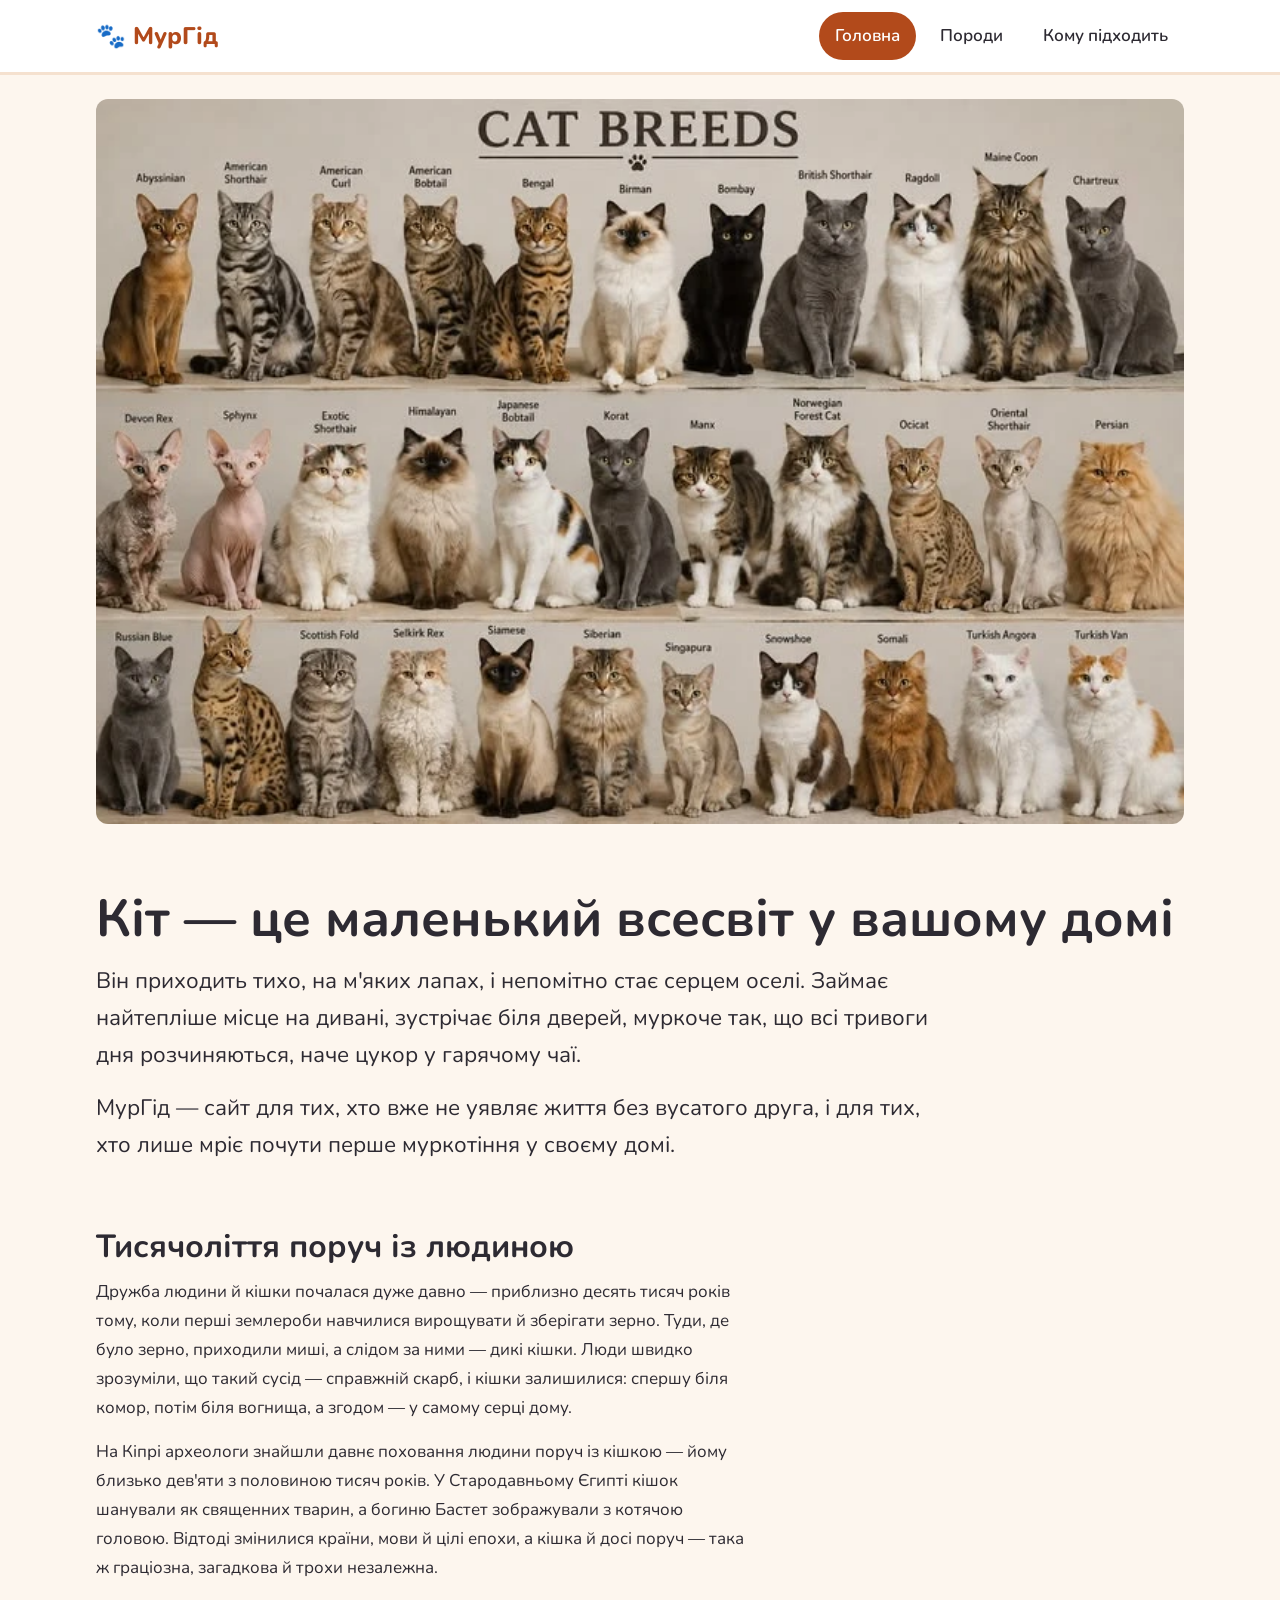
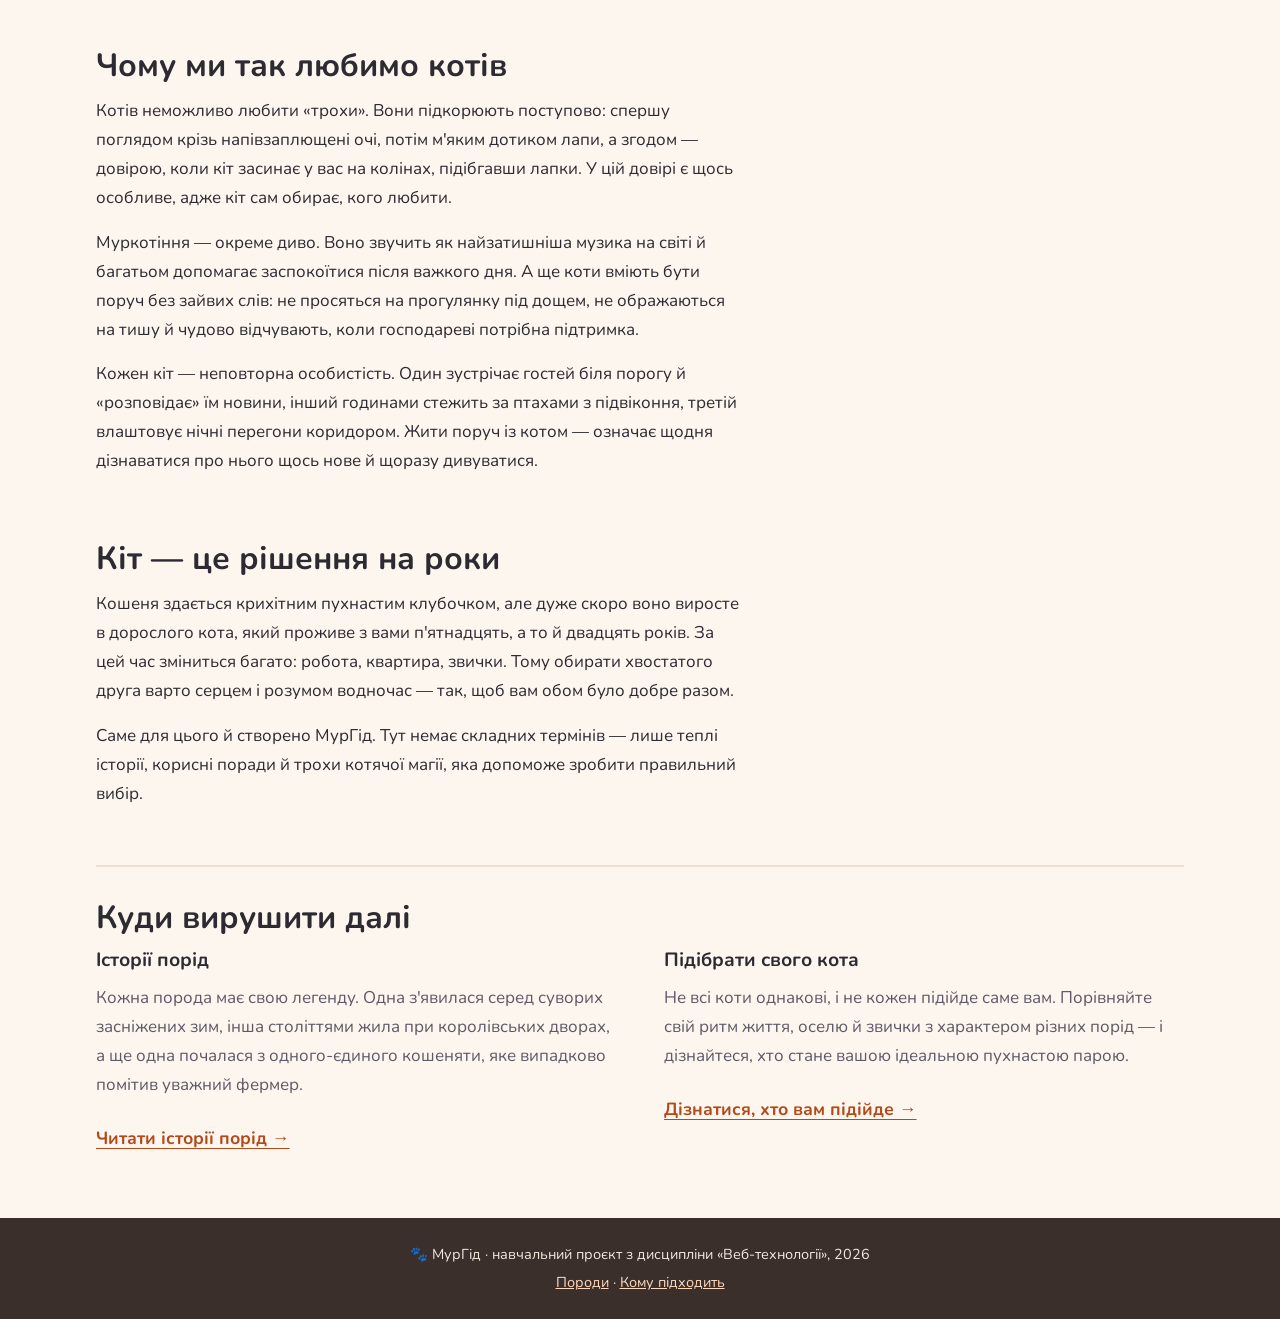
<file: index.html>
<!DOCTYPE html>
<html lang="uk">
<head>
    <meta charset="UTF-8">
    <meta name="viewport" content="width=device-width, initial-scale=1">
    <meta name="description" content="МурГід — теплий сайт для тих, хто любить котів: історія дружби людини й кішки, історії порід і підбір кота під ваш спосіб життя.">
    <title>МурГід — усе про котів</title>
    <link rel="icon" href="img/favicon.svg" type="image/svg+xml">
    <link rel="preconnect" href="https://fonts.googleapis.com">
    <link rel="stylesheet" href="https://fonts.googleapis.com/css2?family=Nunito:wght@400;600;700;800&display=swap">
    <link rel="stylesheet" href="css/style.css">
</head>
<body>

    <header class="header">
        <div class="container">
            <a class="logo" href="index.html">🐾 МурГід</a>
            <nav>
                <ul class="menu">
                    <li><a class="active" href="index.html">Головна</a></li>
                    <li><a href="breeds.html">Породи</a></li>
                    <li><a href="choose.html">Кому підходить</a></li>
                </ul>
            </nav>
        </div>
    </header>

    <main class="container">

        <!-- Банер: колаж з різними породами котів -->
        <img class="banner" src="img/breeds-banner.webp" width="735" height="490" alt="Колаж із фотографіями понад тридцяти порід котів, під кожним котом підпис англійською">

        <!-- Вступ -->
        <div class="intro">
            <h1>Кіт — це маленький всесвіт у вашому домі</h1>
            <p class="lead">Він приходить тихо, на м'яких лапах, і непомітно стає серцем оселі. Займає найтепліше місце на дивані, зустрічає біля дверей, муркоче так, що всі тривоги дня розчиняються, наче цукор у гарячому чаї.</p>
            <p class="lead">МурГід — сайт для тих, хто вже не уявляє життя без вусатого друга, і для тих, хто лише мріє почути перше муркотіння у своєму домі.</p>
        </div>

        <!-- Історія -->
        <section class="text">
            <h2>Тисячоліття поруч із людиною</h2>
            <p>Дружба людини й кішки почалася дуже давно — приблизно десять тисяч років тому, коли перші землероби навчилися вирощувати й зберігати зерно. Туди, де було зерно, приходили миші, а слідом за ними — дикі кішки. Люди швидко зрозуміли, що такий сусід — справжній скарб, і кішки залишилися: спершу біля комор, потім біля вогнища, а згодом — у самому серці дому.</p>
            <p>На Кіпрі археологи знайшли давнє поховання людини поруч із кішкою — йому близько дев'яти з половиною тисяч років. У Стародавньому Єгипті кішок шанували як священних тварин, а богиню Бастет зображували з котячою головою. Відтоді змінилися країни, мови й цілі епохи, а кішка й досі поруч — така ж граціозна, загадкова й трохи незалежна.</p>
        </section>

        <!-- Чому любимо котів -->
        <section class="text">
            <h2>Чому ми так любимо котів</h2>
            <p>Котів неможливо любити «трохи». Вони підкорюють поступово: спершу поглядом крізь напівзаплющені очі, потім м'яким дотиком лапи, а згодом — довірою, коли кіт засинає у вас на колінах, підібгавши лапки. У цій довірі є щось особливе, адже кіт сам обирає, кого любити.</p>
            <p>Муркотіння — окреме диво. Воно звучить як найзатишніша музика на світі й багатьом допомагає заспокоїтися після важкого дня. А ще коти вміють бути поруч без зайвих слів: не просяться на прогулянку під дощем, не ображаються на тишу й чудово відчувають, коли господареві потрібна підтримка.</p>
            <p>Кожен кіт — неповторна особистість. Один зустрічає гостей біля порогу й «розповідає» їм новини, інший годинами стежить за птахами з підвіконня, третій влаштовує нічні перегони коридором. Жити поруч із котом — означає щодня дізнаватися про нього щось нове й щоразу дивуватися.</p>
        </section>

        <!-- Відповідальність -->
        <section class="text">
            <h2>Кіт — це рішення на роки</h2>
            <p>Кошеня здається крихітним пухнастим клубочком, але дуже скоро воно виросте в дорослого кота, який проживе з вами п'ятнадцять, а то й двадцять років. За цей час зміниться багато: робота, квартира, звички. Тому обирати хвостатого друга варто серцем і розумом водночас — так, щоб вам обом було добре разом.</p>
            <p>Саме для цього й створено МурГід. Тут немає складних термінів — лише теплі історії, корисні поради й трохи котячої магії, яка допоможе зробити правильний вибір.</p>
        </section>

        <!-- Куди далі: посилання на дві інші сторінки -->
        <section class="next">
            <h2>Куди вирушити далі</h2>
            <div class="next-grid">
                <div>
                    <h3>Історії порід</h3>
                    <p>Кожна порода має свою легенду. Одна з'явилася серед суворих засніжених зим, інша століттями жила при королівських дворах, а ще одна почалася з одного-єдиного кошеняти, яке випадково помітив уважний фермер.</p>
                    <a class="more" href="breeds.html">Читати історії порід →</a>
                </div>
                <div>
                    <h3>Підібрати свого кота</h3>
                    <p>Не всі коти однакові, і не кожен підійде саме вам. Порівняйте свій ритм життя, оселю й звички з характером різних порід — і дізнайтеся, хто стане вашою ідеальною пухнастою парою.</p>
                    <a class="more" href="choose.html">Дізнатися, хто вам підійде →</a>
                </div>
            </div>
        </section>

    </main>

    <footer class="footer">
        <div class="container">
            <p>🐾 МурГід · навчальний проєкт з дисципліни «Веб-технології», 2026</p>
            <p><a href="breeds.html">Породи</a> · <a href="choose.html">Кому підходить</a></p>
        </div>
    </footer>

</body>
</html>
</file>
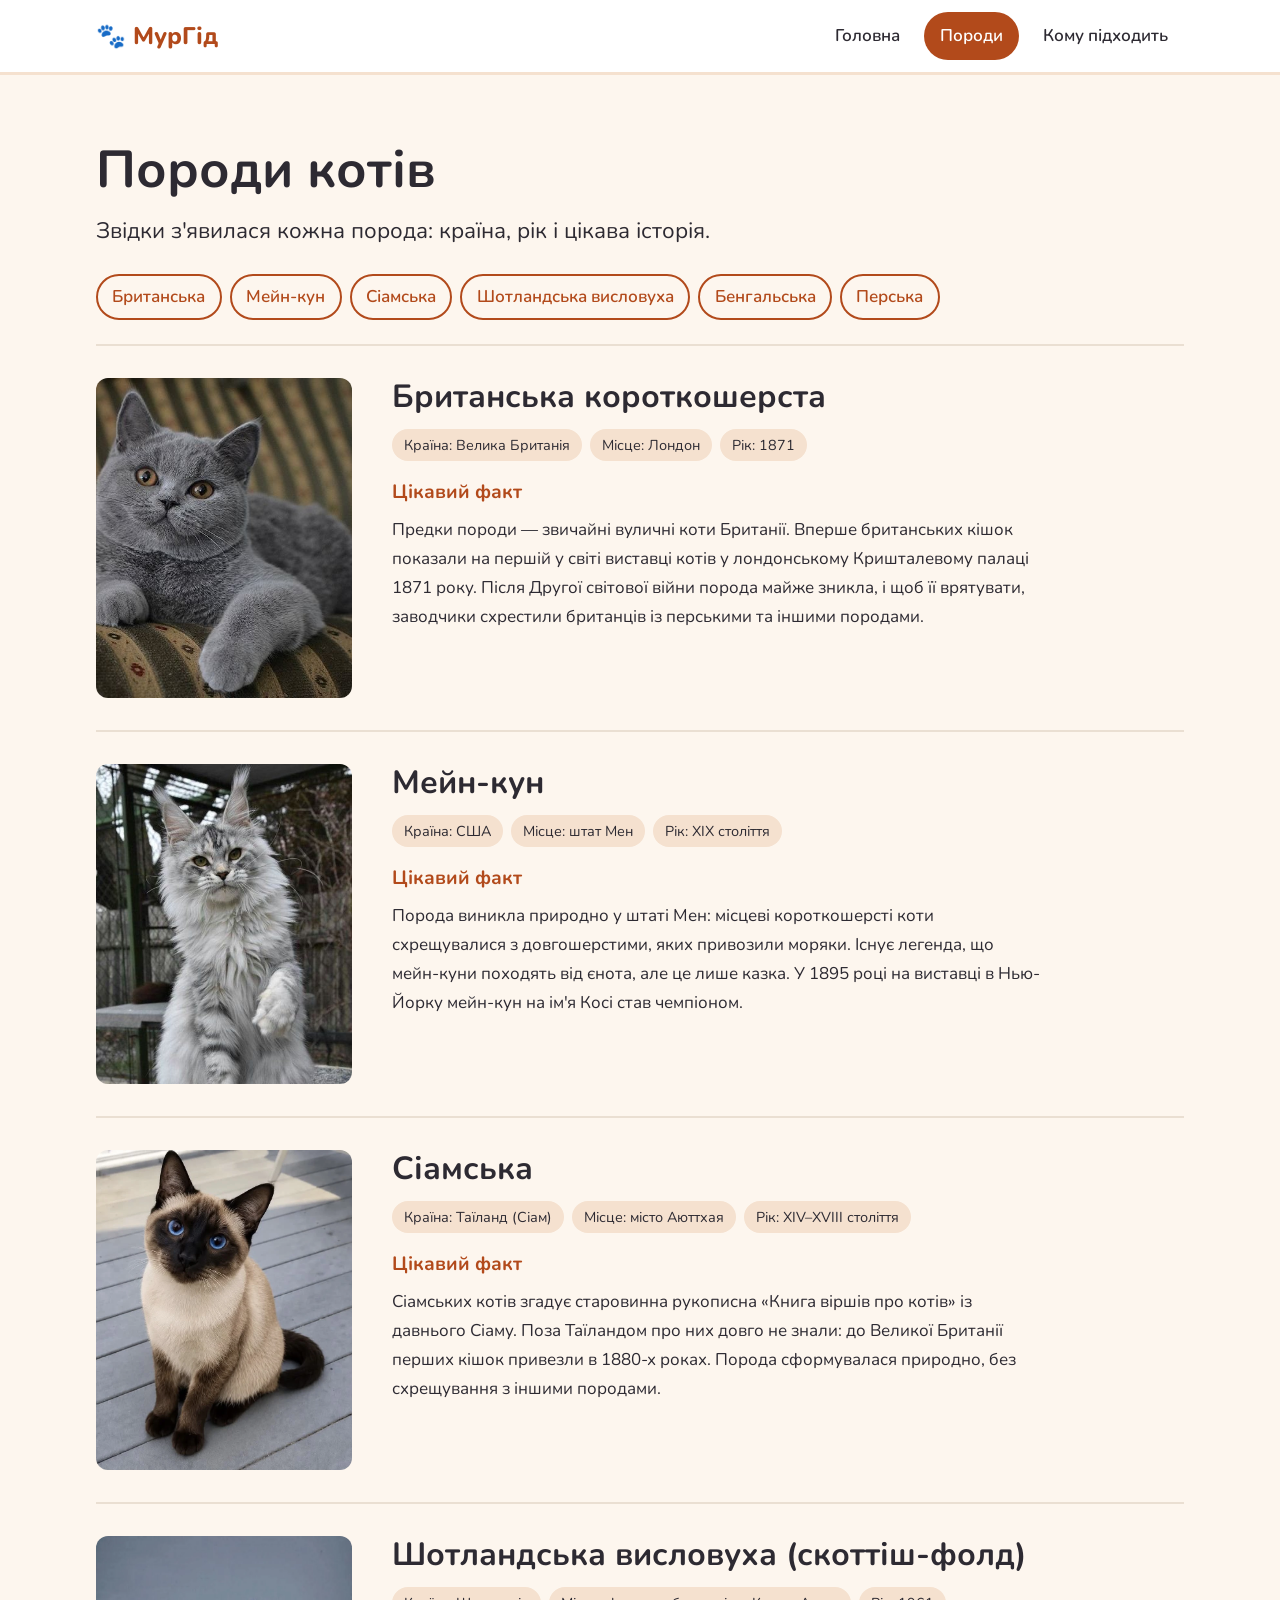
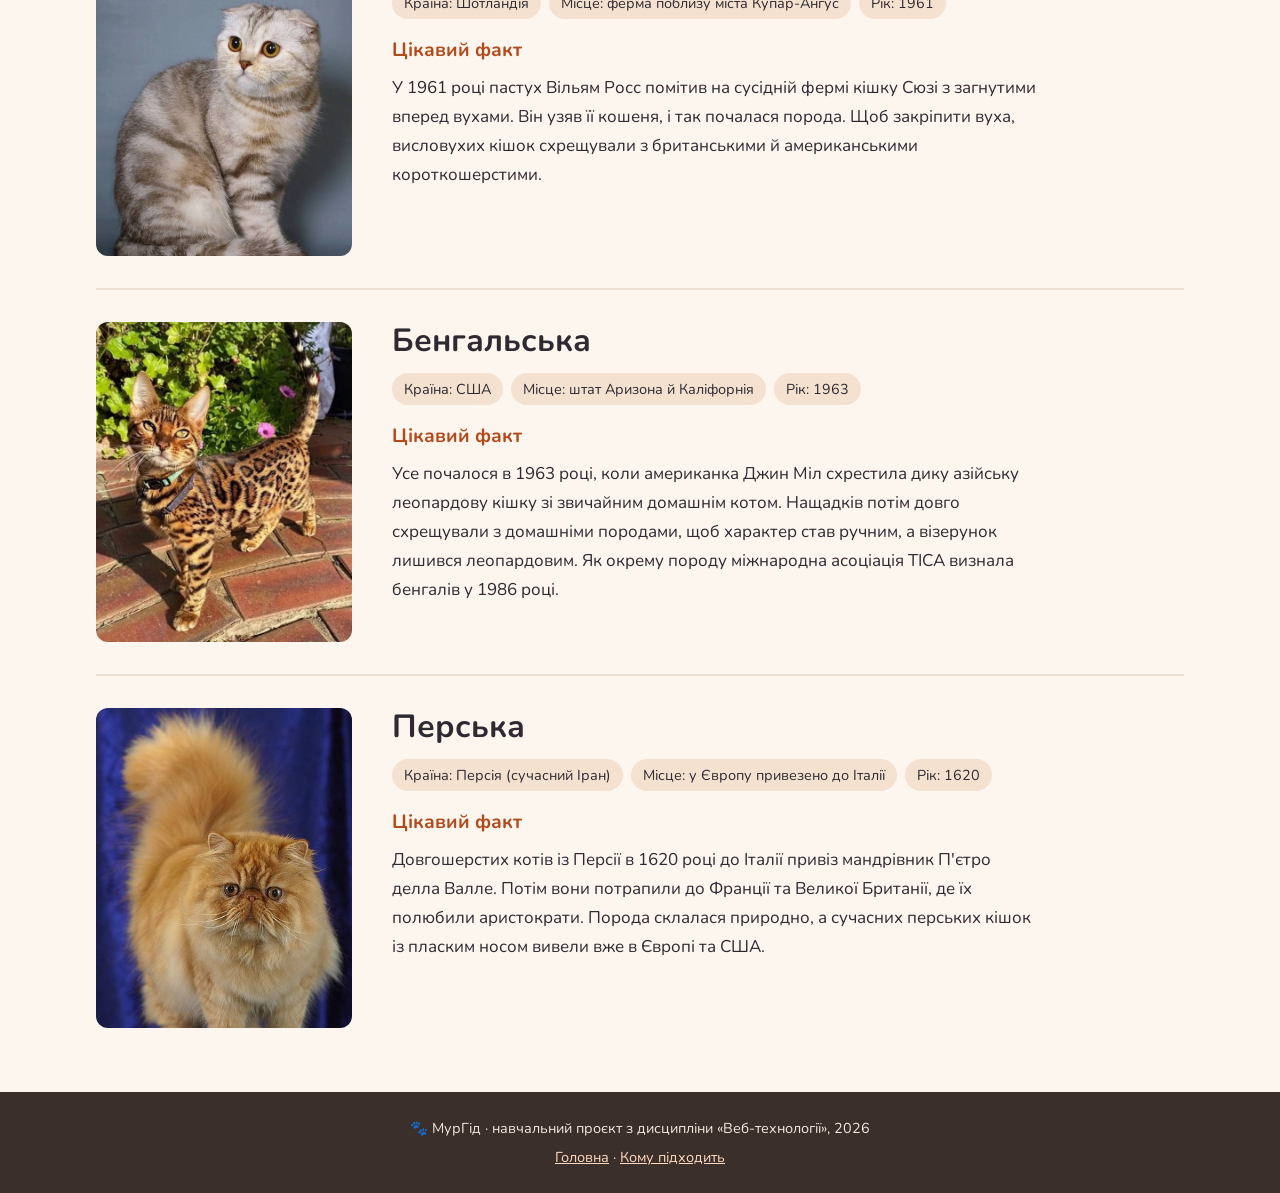
<file: breeds.html>
<!DOCTYPE html>
<html lang="uk">
<head>
    <meta charset="UTF-8">
    <meta name="viewport" content="width=device-width, initial-scale=1">
    <meta name="description" content="Породи котів: британська, мейн-кун, сіамська, шотландська висловуха, бенгальська, перська — коли й де вони з'явилися.">
    <title>Породи котів — МурГід</title>
    <link rel="icon" href="img/favicon.svg" type="image/svg+xml">
    <link rel="preconnect" href="https://fonts.googleapis.com">
    <link rel="stylesheet" href="https://fonts.googleapis.com/css2?family=Nunito:wght@400;600;700;800&display=swap">
    <link rel="stylesheet" href="css/style.css">
</head>
<body>

    <header class="header">
        <div class="container">
            <a class="logo" href="index.html">🐾 МурГід</a>
            <nav>
                <ul class="menu">
                    <li><a href="index.html">Головна</a></li>
                    <li><a class="active" href="breeds.html">Породи</a></li>
                    <li><a href="choose.html">Кому підходить</a></li>
                </ul>
            </nav>
        </div>
    </header>

    <main class="container">

        <div class="intro">
            <h1>Породи котів</h1>
            <p class="lead">Звідки з'явилася кожна порода: країна, рік і цікава історія.</p>
            <ul class="jump">
                <li><a href="#british">Британська</a></li>
                <li><a href="#maincoon">Мейн-кун</a></li>
                <li><a href="#siamese">Сіамська</a></li>
                <li><a href="#fold">Шотландська висловуха</a></li>
                <li><a href="#bengal">Бенгальська</a></li>
                <li><a href="#persian">Перська</a></li>
            </ul>
        </div>

        <article class="breed" id="british">
            <div class="breed-photo">
                <img src="img/british.jpg" width="512" height="522" alt="Сіро-блакитний британський кіт із бурштиновими очима лежить на дивані">
            </div>
            <div>
                <h2>Британська короткошерста</h2>
                <ul class="facts">
                    <li>Країна: Велика Британія</li>
                    <li>Місце: Лондон</li>
                    <li>Рік: 1871</li>
                </ul>
                <h3 class="fact-title">Цікавий факт</h3>
                <p>Предки породи — звичайні вуличні коти Британії. Вперше британських кішок показали на першій у світі виставці котів у лондонському Кришталевому палаці 1871 року. Після Другої світової війни порода майже зникла, і щоб її врятувати, заводчики схрестили британців із перськими та іншими породами.</p>
            </div>
        </article>

        <article class="breed" id="maincoon">
            <div class="breed-photo">
                <img src="img/maincoon.jpg" width="443" height="680" loading="lazy" alt="Сріблястий мейн-кун із китичками на вухах сидить, піднявши лапу">
            </div>
            <div>
                <h2>Мейн-кун</h2>
                <ul class="facts">
                    <li>Країна: США</li>
                    <li>Місце: штат Мен</li>
                    <li>Рік: XIX століття</li>
                </ul>
                <h3 class="fact-title">Цікавий факт</h3>
                <p>Порода виникла природно у штаті Мен: місцеві короткошерсті коти схрещувалися з довгошерстими, яких привозили моряки. Існує легенда, що мейн-куни походять від єнота, але це лише казка. У 1895 році на виставці в Нью-Йорку мейн-кун на ім'я Косі став чемпіоном.</p>
            </div>
        </article>

        <article class="breed" id="siamese">
            <div class="breed-photo">
                <img src="img/siamese.webp" width="973" height="987" loading="lazy" alt="Сіамська кішка з темною мордочкою та блакитними очима">
            </div>
            <div>
                <h2>Сіамська</h2>
                <ul class="facts">
                    <li>Країна: Таїланд (Сіам)</li>
                    <li>Місце: місто Аюттхая</li>
                    <li>Рік: XIV–XVIII століття</li>
                </ul>
                <h3 class="fact-title">Цікавий факт</h3>
                <p>Сіамських котів згадує старовинна рукописна «Книга віршів про котів» із давнього Сіаму. Поза Таїландом про них довго не знали: до Великої Британії перших кішок привезли в 1880-х роках. Порода сформувалася природно, без схрещування з іншими породами.</p>
            </div>
        </article>

        <article class="breed" id="fold">
            <div class="breed-photo">
                <img src="img/fold.webp" width="736" height="1029" loading="lazy" alt="Шотландська висловуха кішка із загнутими вушками й жовтими очима">
            </div>
            <div>
                <h2>Шотландська висловуха (скоттіш-фолд)</h2>
                <ul class="facts">
                    <li>Країна: Шотландія</li>
                    <li>Місце: ферма поблизу міста Купар-Ангус</li>
                    <li>Рік: 1961</li>
                </ul>
                <h3 class="fact-title">Цікавий факт</h3>
                <p>У 1961 році пастух Вільям Росс помітив на сусідній фермі кішку Сюзі з загнутими вперед вухами. Він узяв її кошеня, і так почалася порода. Щоб закріпити вуха, висловухих кішок схрещували з британськими й американськими короткошерстими.</p>
            </div>
        </article>

        <article class="breed" id="bengal">
            <div class="breed-photo">
                <img src="img/bengal.webp" width="720" height="720" loading="lazy" alt="Бенгальська кішка із золотистою плямистою шерстю гуляє на шлейці подвір'ям">
            </div>
            <div>
                <h2>Бенгальська</h2>
                <ul class="facts">
                    <li>Країна: США</li>
                    <li>Місце: штат Аризона й Каліфорнія</li>
                    <li>Рік: 1963</li>
                </ul>
                <h3 class="fact-title">Цікавий факт</h3>
                <p>Усе почалося в 1963 році, коли американка Джин Міл схрестила дику азійську леопардову кішку зі звичайним домашнім котом. Нащадків потім довго схрещували з домашніми породами, щоб характер став ручним, а візерунок лишився леопардовим. Як окрему породу міжнародна асоціація TICA визнала бенгалів у 1986 році.</p>
            </div>
        </article>

        <article class="breed" id="persian">
            <div class="breed-photo">
                <img src="img/persian.jpg" width="357" height="500" loading="lazy" alt="Руда пухнаста перська кішка з пласкою мордочкою">
            </div>
            <div>
                <h2>Перська</h2>
                <ul class="facts">
                    <li>Країна: Персія (сучасний Іран)</li>
                    <li>Місце: у Європу привезено до Італії</li>
                    <li>Рік: 1620</li>
                </ul>
                <h3 class="fact-title">Цікавий факт</h3>
                <p>Довгошерстих котів із Персії в 1620 році до Італії привіз мандрівник П'єтро делла Валле. Потім вони потрапили до Франції та Великої Британії, де їх полюбили аристократи. Порода склалася природно, а сучасних перських кішок із пласким носом вивели вже в Європі та США.</p>
            </div>
        </article>

    </main>

    <footer class="footer">
        <div class="container">
            <p>🐾 МурГід · навчальний проєкт з дисципліни «Веб-технології», 2026</p>
            <p><a href="index.html">Головна</a> · <a href="choose.html">Кому підходить</a></p>
        </div>
    </footer>

</body>
</html>
</file>
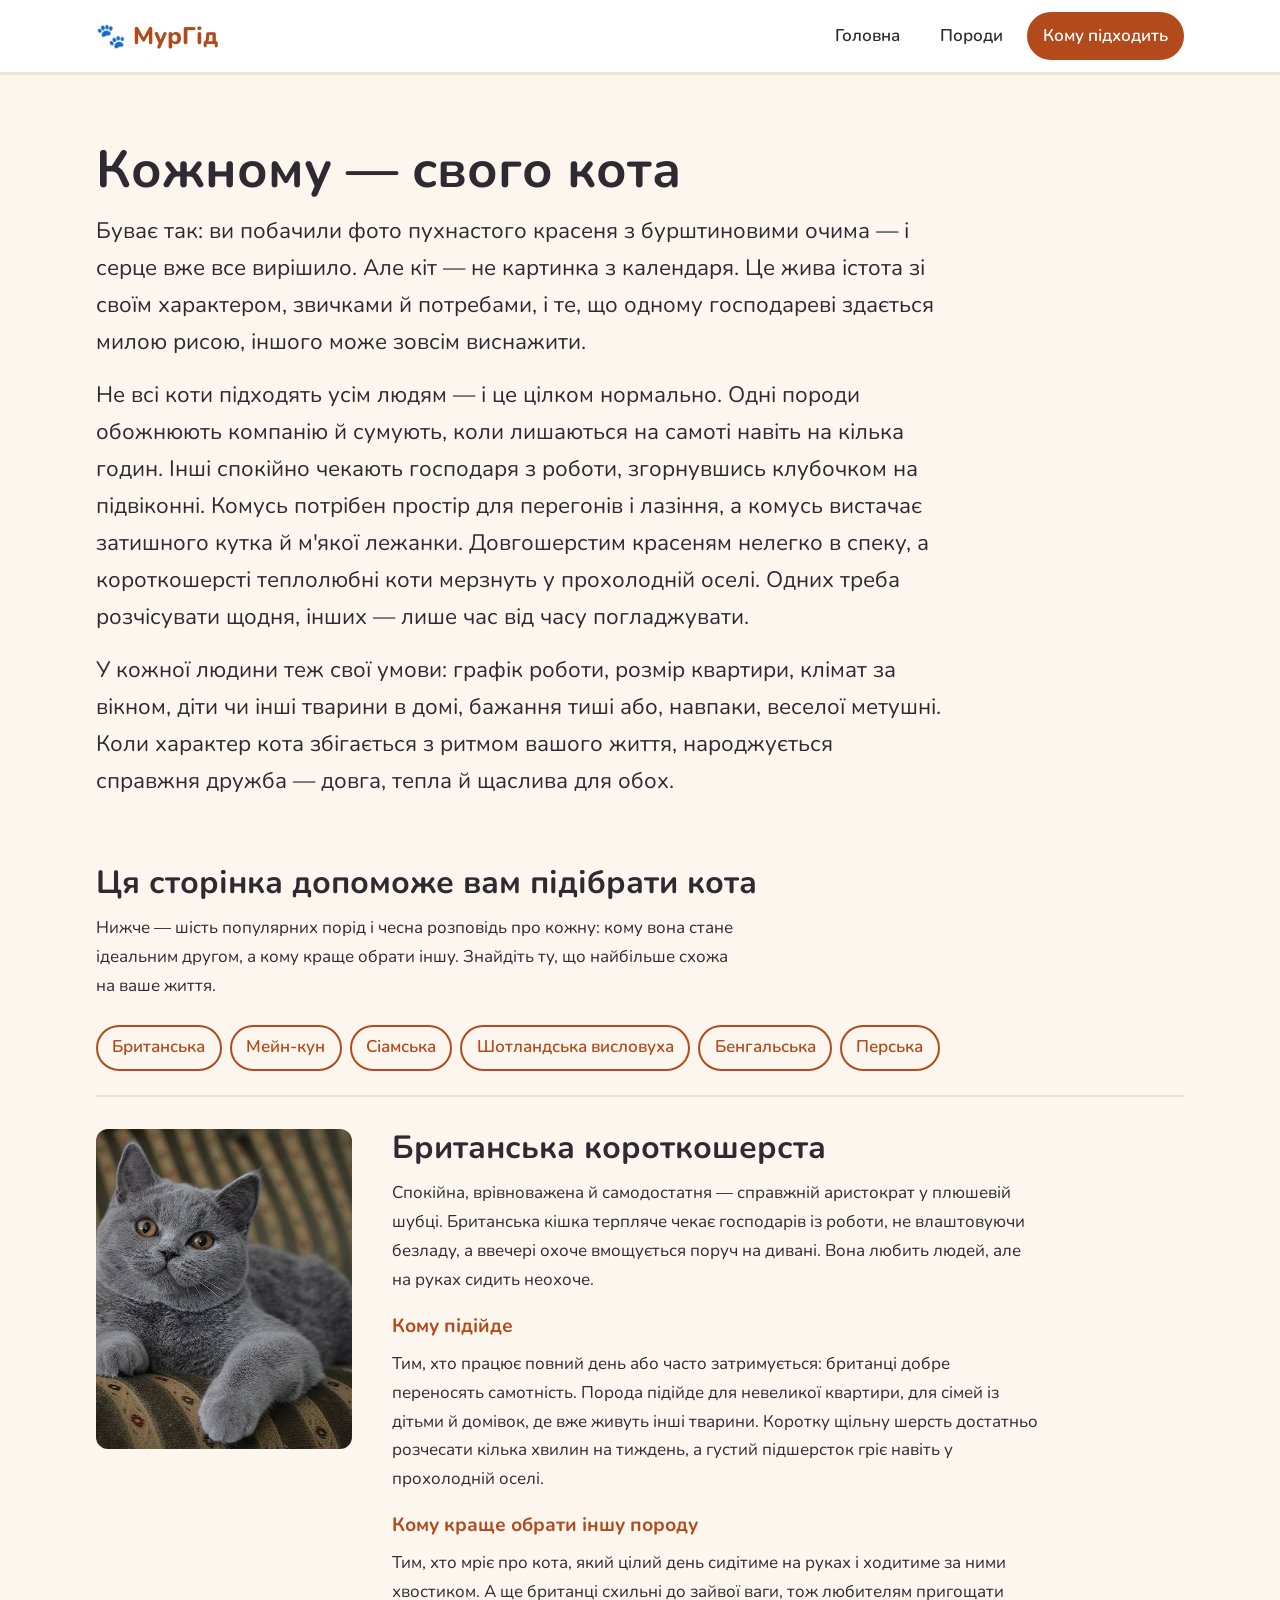
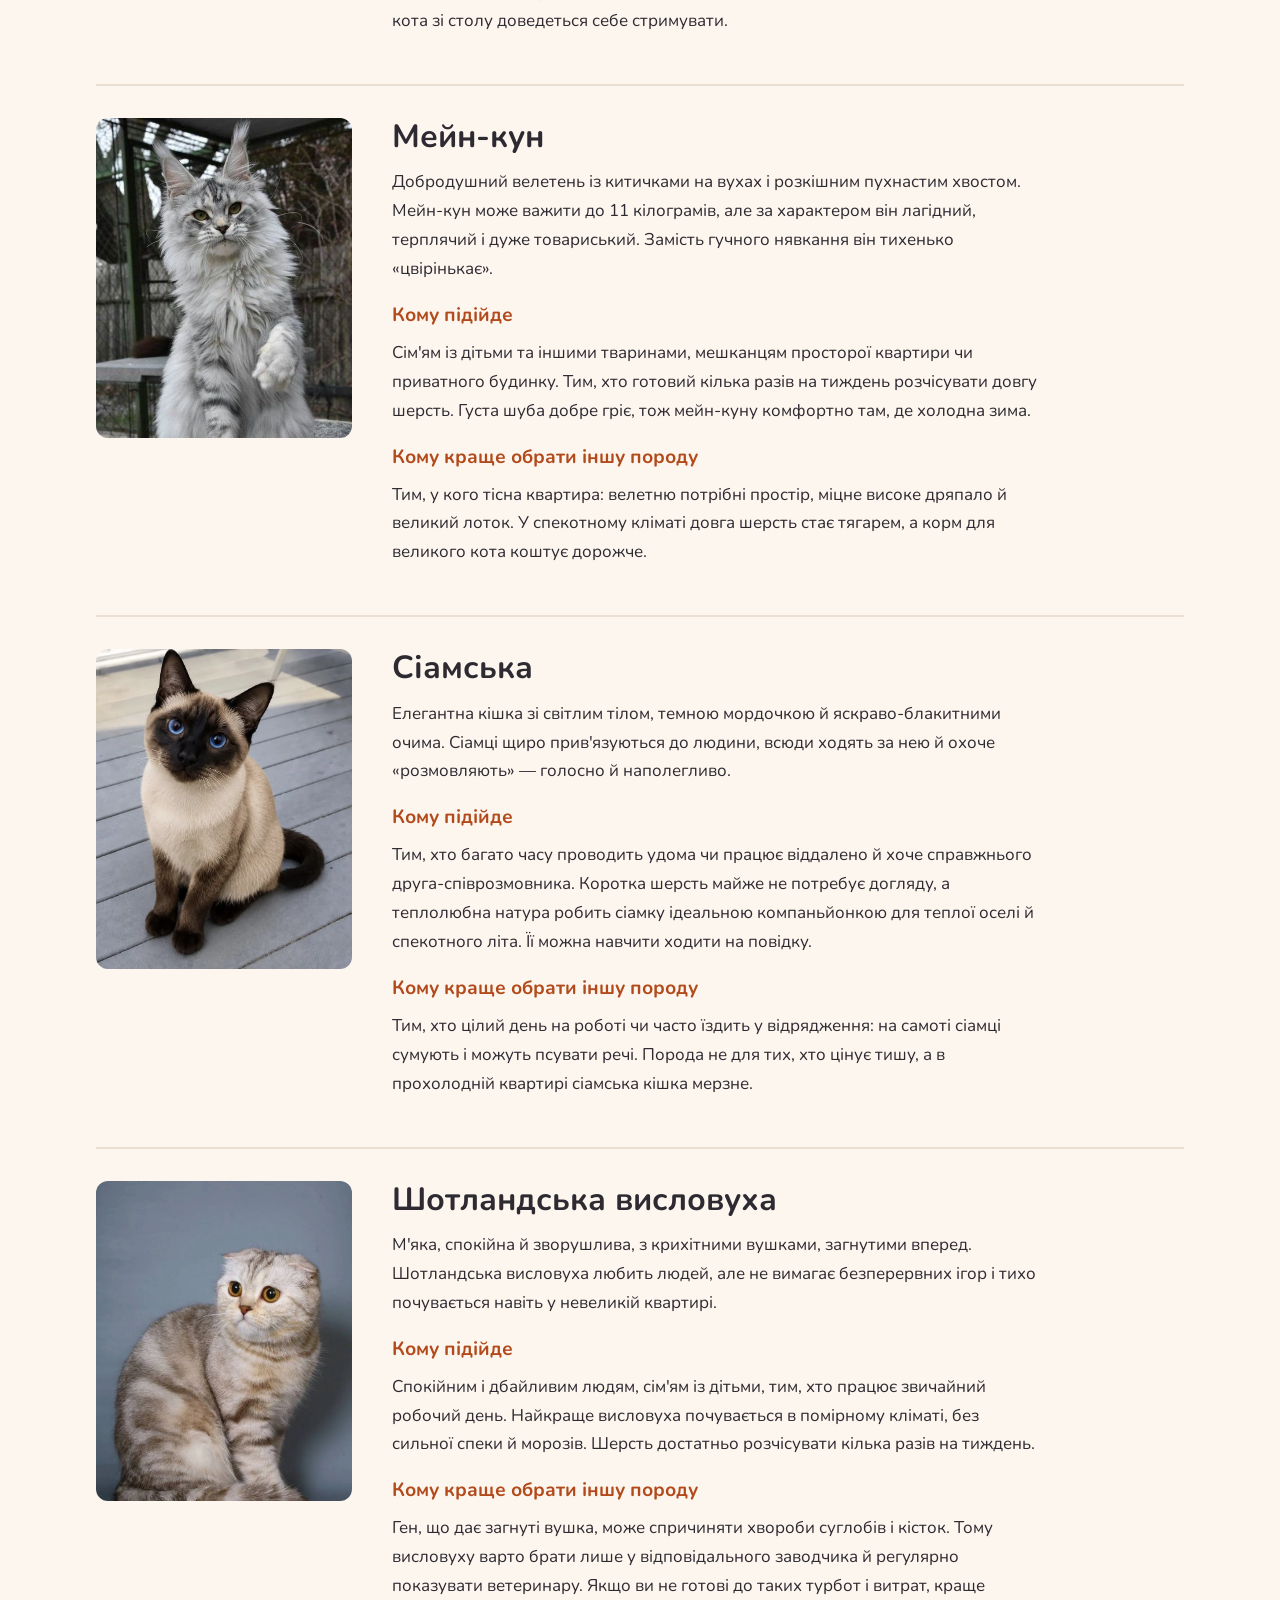
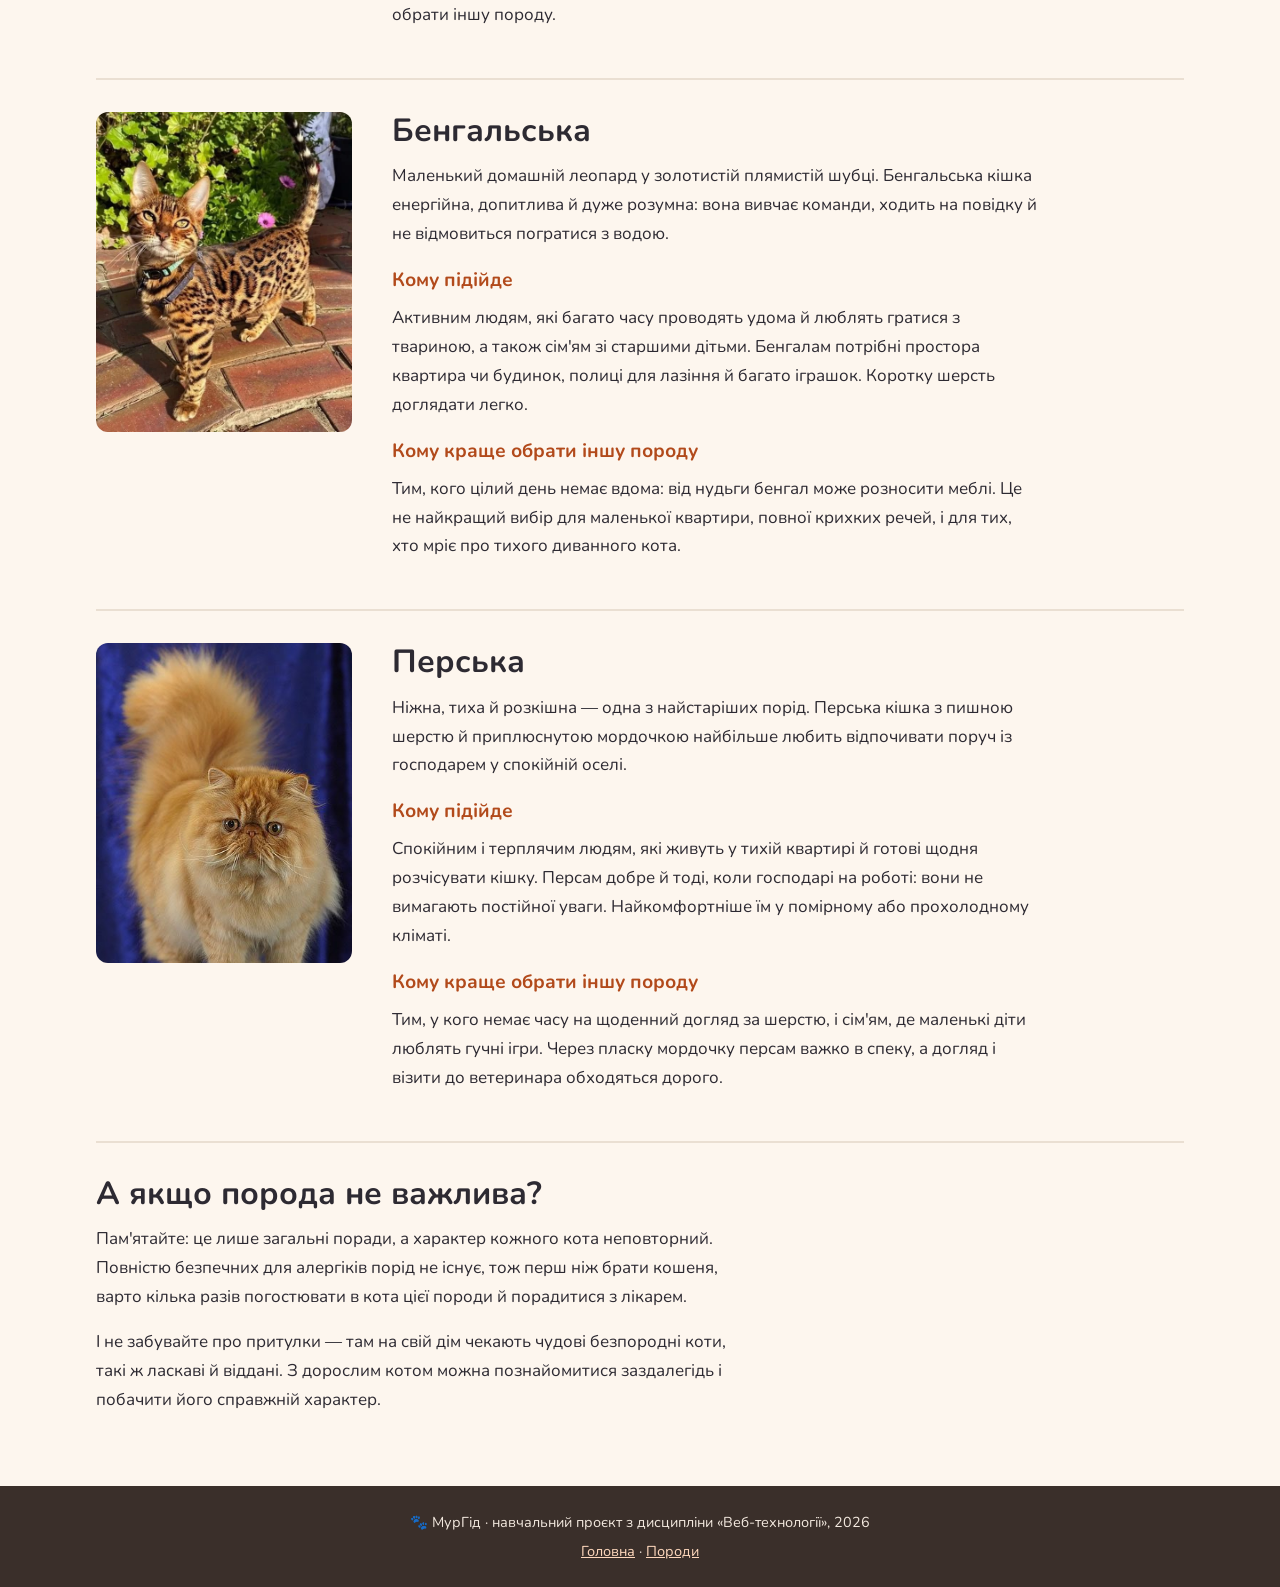
<file: choose.html>
<!DOCTYPE html>
<html lang="uk">
<head>
    <meta charset="UTF-8">
    <meta name="viewport" content="width=device-width, initial-scale=1">
    <meta name="description" content="Яка порода котів кому підходить: графік роботи, житло, клімат, догляд за шерстю й характер.">
    <title>Кому яка порода підходить — МурГід</title>
    <link rel="icon" href="img/favicon.svg" type="image/svg+xml">
    <link rel="preconnect" href="https://fonts.googleapis.com">
    <link rel="stylesheet" href="https://fonts.googleapis.com/css2?family=Nunito:wght@400;600;700;800&display=swap">
    <link rel="stylesheet" href="css/style.css">
</head>
<body>

    <header class="header">
        <div class="container">
            <a class="logo" href="index.html">🐾 МурГід</a>
            <nav>
                <ul class="menu">
                    <li><a href="index.html">Головна</a></li>
                    <li><a href="breeds.html">Породи</a></li>
                    <li><a class="active" href="choose.html">Кому підходить</a></li>
                </ul>
            </nav>
        </div>
    </header>

    <main class="container">

        <!-- Вступ: чому не кожен кіт підходить кожному -->
        <div class="intro">
            <h1>Кожному — свого кота</h1>
            <p class="lead">Буває так: ви побачили фото пухнастого красеня з бурштиновими очима — і серце вже все вирішило. Але кіт — не картинка з календаря. Це жива істота зі своїм характером, звичками й потребами, і те, що одному господареві здається милою рисою, іншого може зовсім виснажити.</p>
            <p class="lead">Не всі коти підходять усім людям — і це цілком нормально. Одні породи обожнюють компанію й сумують, коли лишаються на самоті навіть на кілька годин. Інші спокійно чекають господаря з роботи, згорнувшись клубочком на підвіконні. Комусь потрібен простір для перегонів і лазіння, а комусь вистачає затишного кутка й м'якої лежанки. Довгошерстим красеням нелегко в спеку, а короткошерсті теплолюбні коти мерзнуть у прохолодній оселі. Одних треба розчісувати щодня, інших — лише час від часу погладжувати.</p>
            <p class="lead">У кожної людини теж свої умови: графік роботи, розмір квартири, клімат за вікном, діти чи інші тварини в домі, бажання тиші або, навпаки, веселої метушні. Коли характер кота збігається з ритмом вашого життя, народжується справжня дружба — довга, тепла й щаслива для обох.</p>
        </div>

        <!-- Швидкі переходи до породи -->
        <section>
            <h2>Ця сторінка допоможе вам підібрати кота</h2>
            <p class="text">Нижче — шість популярних порід і чесна розповідь про кожну: кому вона стане ідеальним другом, а кому краще обрати іншу. Знайдіть ту, що найбільше схожа на ваше життя.</p>
            <ul class="jump">
                <li><a href="#british">Британська</a></li>
                <li><a href="#maincoon">Мейн-кун</a></li>
                <li><a href="#siamese">Сіамська</a></li>
                <li><a href="#fold">Шотландська висловуха</a></li>
                <li><a href="#bengal">Бенгальська</a></li>
                <li><a href="#persian">Перська</a></li>
            </ul>
        </section>

        <article class="breed" id="british">
            <div class="breed-photo">
                <img src="img/british.jpg" width="512" height="522" alt="Сіро-блакитний британський кіт із бурштиновими очима лежить на дивані">
            </div>
            <div>
                <h2>Британська короткошерста</h2>
                <p>Спокійна, врівноважена й самодостатня — справжній аристократ у плюшевій шубці. Британська кішка терпляче чекає господарів із роботи, не влаштовуючи безладу, а ввечері охоче вмощується поруч на дивані. Вона любить людей, але на руках сидить неохоче.</p>
                <h3 class="fact-title">Кому підійде</h3>
                <p>Тим, хто працює повний день або часто затримується: британці добре переносять самотність. Порода підійде для невеликої квартири, для сімей із дітьми й домівок, де вже живуть інші тварини. Коротку щільну шерсть достатньо розчесати кілька хвилин на тиждень, а густий підшерсток гріє навіть у прохолодній оселі.</p>
                <h3 class="fact-title">Кому краще обрати іншу породу</h3>
                <p>Тим, хто мріє про кота, який цілий день сидітиме на руках і ходитиме за ними хвостиком. А ще британці схильні до зайвої ваги, тож любителям пригощати кота зі столу доведеться себе стримувати.</p>
            </div>
        </article>

        <article class="breed" id="maincoon">
            <div class="breed-photo">
                <img src="img/maincoon.jpg" width="443" height="680" loading="lazy" alt="Сріблястий мейн-кун із китичками на вухах сидить, піднявши лапу">
            </div>
            <div>
                <h2>Мейн-кун</h2>
                <p>Добродушний велетень із китичками на вухах і розкішним пухнастим хвостом. Мейн-кун може важити до 11 кілограмів, але за характером він лагідний, терплячий і дуже товариський. Замість гучного нявкання він тихенько «цвірінькає».</p>
                <h3 class="fact-title">Кому підійде</h3>
                <p>Сім'ям із дітьми та іншими тваринами, мешканцям просторої квартири чи приватного будинку. Тим, хто готовий кілька разів на тиждень розчісувати довгу шерсть. Густа шуба добре гріє, тож мейн-куну комфортно там, де холодна зима.</p>
                <h3 class="fact-title">Кому краще обрати іншу породу</h3>
                <p>Тим, у кого тісна квартира: велетню потрібні простір, міцне високе дряпало й великий лоток. У спекотному кліматі довга шерсть стає тягарем, а корм для великого кота коштує дорожче.</p>
            </div>
        </article>

        <article class="breed" id="siamese">
            <div class="breed-photo">
                <img src="img/siamese.webp" width="973" height="987" loading="lazy" alt="Сіамська кішка з темною мордочкою та блакитними очима">
            </div>
            <div>
                <h2>Сіамська</h2>
                <p>Елегантна кішка зі світлим тілом, темною мордочкою й яскраво-блакитними очима. Сіамці щиро прив'язуються до людини, всюди ходять за нею й охоче «розмовляють» — голосно й наполегливо.</p>
                <h3 class="fact-title">Кому підійде</h3>
                <p>Тим, хто багато часу проводить удома чи працює віддалено й хоче справжнього друга-співрозмовника. Коротка шерсть майже не потребує догляду, а теплолюбна натура робить сіамку ідеальною компаньйонкою для теплої оселі й спекотного літа. Її можна навчити ходити на повідку.</p>
                <h3 class="fact-title">Кому краще обрати іншу породу</h3>
                <p>Тим, хто цілий день на роботі чи часто їздить у відрядження: на самоті сіамці сумують і можуть псувати речі. Порода не для тих, хто цінує тишу, а в прохолодній квартирі сіамська кішка мерзне.</p>
            </div>
        </article>

        <article class="breed" id="fold">
            <div class="breed-photo">
                <img src="img/fold.webp" width="736" height="1029" loading="lazy" alt="Шотландська висловуха кішка із загнутими вушками й жовтими очима">
            </div>
            <div>
                <h2>Шотландська висловуха</h2>
                <p>М'яка, спокійна й зворушлива, з крихітними вушками, загнутими вперед. Шотландська висловуха любить людей, але не вимагає безперервних ігор і тихо почувається навіть у невеликій квартирі.</p>
                <h3 class="fact-title">Кому підійде</h3>
                <p>Спокійним і дбайливим людям, сім'ям із дітьми, тим, хто працює звичайний робочий день. Найкраще висловуха почувається в помірному кліматі, без сильної спеки й морозів. Шерсть достатньо розчісувати кілька разів на тиждень.</p>
                <h3 class="fact-title">Кому краще обрати іншу породу</h3>
                <p>Ген, що дає загнуті вушка, може спричиняти хвороби суглобів і кісток. Тому висловуху варто брати лише у відповідального заводчика й регулярно показувати ветеринару. Якщо ви не готові до таких турбот і витрат, краще обрати іншу породу.</p>
            </div>
        </article>

        <article class="breed" id="bengal">
            <div class="breed-photo">
                <img src="img/bengal.webp" width="720" height="720" loading="lazy" alt="Бенгальська кішка із золотистою плямистою шерстю гуляє на шлейці подвір'ям">
            </div>
            <div>
                <h2>Бенгальська</h2>
                <p>Маленький домашній леопард у золотистій плямистій шубці. Бенгальська кішка енергійна, допитлива й дуже розумна: вона вивчає команди, ходить на повідку й не відмовиться погратися з водою.</p>
                <h3 class="fact-title">Кому підійде</h3>
                <p>Активним людям, які багато часу проводять удома й люблять гратися з твариною, а також сім'ям зі старшими дітьми. Бенгалам потрібні простора квартира чи будинок, полиці для лазіння й багато іграшок. Коротку шерсть доглядати легко.</p>
                <h3 class="fact-title">Кому краще обрати іншу породу</h3>
                <p>Тим, кого цілий день немає вдома: від нудьги бенгал може розносити меблі. Це не найкращий вибір для маленької квартири, повної крихких речей, і для тих, хто мріє про тихого диванного кота.</p>
            </div>
        </article>

        <article class="breed" id="persian">
            <div class="breed-photo">
                <img src="img/persian.jpg" width="357" height="500" loading="lazy" alt="Руда пухнаста перська кішка з пласкою мордочкою">
            </div>
            <div>
                <h2>Перська</h2>
                <p>Ніжна, тиха й розкішна — одна з найстаріших порід. Перська кішка з пишною шерстю й приплюснутою мордочкою найбільше любить відпочивати поруч із господарем у спокійній оселі.</p>
                <h3 class="fact-title">Кому підійде</h3>
                <p>Спокійним і терплячим людям, які живуть у тихій квартирі й готові щодня розчісувати кішку. Персам добре й тоді, коли господарі на роботі: вони не вимагають постійної уваги. Найкомфортніше їм у помірному або прохолодному кліматі.</p>
                <h3 class="fact-title">Кому краще обрати іншу породу</h3>
                <p>Тим, у кого немає часу на щоденний догляд за шерстю, і сім'ям, де маленькі діти люблять гучні ігри. Через пласку мордочку персам важко в спеку, а догляд і візити до ветеринара обходяться дорого.</p>
            </div>
        </article>

        <!-- Порада наостанок -->
        <section>
            <h2>А якщо порода не важлива?</h2>
            <p class="text">Пам'ятайте: це лише загальні поради, а характер кожного кота неповторний. Повністю безпечних для алергіків порід не існує, тож перш ніж брати кошеня, варто кілька разів погостювати в кота цієї породи й порадитися з лікарем.</p>
            <p class="text">І не забувайте про притулки — там на свій дім чекають чудові безпородні коти, такі ж ласкаві й віддані. З дорослим котом можна познайомитися заздалегідь і побачити його справжній характер.</p>
        </section>

    </main>

    <footer class="footer">
        <div class="container">
            <p>🐾 МурГід · навчальний проєкт з дисципліни «Веб-технології», 2026</p>
            <p><a href="index.html">Головна</a> · <a href="breeds.html">Породи</a></p>
        </div>
    </footer>

</body>
</html>
</file>
<file: css/style.css>
/* =====================================================
   МурГід — стилі для всіх трьох сторінок
   Підхід "mobile first": спочатку пишемо стилі для телефона,
   а в кінці файлу медіазапити (37.5rem = 600px і 56.25rem = 900px)
   розширюють макет для планшета й комп'ютера.
   ===================================================== */

/* ---------- Змінні: кольори й відступи в одному місці ---------- */
:root {
    --bg: #fdf6ee;
    --text: #2d2a32;
    --muted: #5e5966;
    --accent: #b24a1b;
    --accent-dark: #8c3a14;
    --accent-light: #f5e1cf;
    --line: #eadfd2;
    --white: #ffffff;
    --gap: 1rem;
    --radius: 0.75rem;
    --text-width: 65ch;     /* зручна довжина рядка для читання */
}

/* ---------- Базові стилі ---------- */
* {
    box-sizing: border-box;
}

body {
    margin: 0;
    font-family: 'Nunito', Arial, sans-serif;
    font-size: 1.0625rem;
    line-height: 1.7;
    color: var(--text);
    background: var(--bg);
}

h1, h2, h3 {
    line-height: 1.2;
    margin: 0 0 0.75rem;
}

/* clamp(мінімум, плавне значення, максимум) — заголовок росте разом з екраном */
h1 { font-size: clamp(2rem, 1.4rem + 3vw, 3.25rem); }
h2 { font-size: clamp(1.4rem, 1.15rem + 1.2vw, 2rem); }
h3 { font-size: 1.2rem; }

p { margin: 0 0 1rem; }

img {
    max-width: 100%;   /* картинка ніколи не ширша за контейнер */
    height: auto;      /* і не сплющується */
    display: block;
}

a { color: var(--accent); }

a:hover { color: var(--accent-dark); }

/* Видимий фокус для тих, хто ходить по сайту клавішею Tab */
:focus-visible {
    outline: 3px solid var(--accent);
    outline-offset: 3px;
}

/* Головна обгортка: обмежує ширину на великих екранах і центрує вміст */
.container {
    max-width: 70rem;
    margin: 0 auto;
    padding-inline: var(--gap);
}

section {
    padding-block: 1.5rem;
}

/* Текст абзацами — не ширше 65 символів, щоб було зручно читати */
.text,
.lead {
    max-width: var(--text-width);
}

/* ---------- Шапка й меню (Flexbox) ---------- */
.header {
    background: var(--white);
    border-bottom: 3px solid var(--accent-light);
}

.header .container {
    display: flex;
    flex-direction: column;     /* на телефоні: логотип зверху, меню під ним */
    align-items: center;
    gap: 0.5rem;
    padding-block: 0.75rem;
}

.logo {
    font-size: 1.5rem;
    font-weight: 800;
    color: var(--accent);
    text-decoration: none;
}

.menu {
    display: flex;
    flex-wrap: wrap;            /* якщо пункти не влазять — переносяться */
    justify-content: center;
    gap: 0.5rem;
    list-style: none;
    margin: 0;
    padding: 0;
}

.menu a {
    display: block;
    padding: 0.6rem 1rem;       /* достатньо велика ціль для пальця */
    border-radius: 999px;
    color: var(--text);
    text-decoration: none;
    font-weight: 600;
}

.menu a:hover {
    background: var(--accent-light);
}

/* Поточна сторінка в меню */
.menu a.active {
    background: var(--accent);
    color: var(--white);
}

/* ---------- Банер на головній ---------- */
.banner {
    width: 100%;
    margin-top: 1.5rem;
    border-radius: var(--radius);
}

/* ---------- Фото котів: усі однакового розміру ----------
   aspect-ratio робить однакову рамку 4:5 для фото різних пропорцій,
   object-fit: cover заповнює рамку без сплющування (зайве обрізається) */
.breed-photo img {
    width: 100%;
    max-width: 16rem;
    aspect-ratio: 4 / 5;
    object-fit: cover;
    object-position: center top;   /* обрізаємо знизу, щоб не зрізати вуха */
    border-radius: var(--radius);
}

/* ---------- Вступ на початку кожної сторінки ---------- */
.intro {
    padding-block: 2.5rem 1rem;
}

/* Великий вступний текст */
.lead {
    font-size: clamp(1.15rem, 1rem + 0.6vw, 1.4rem);
    line-height: 1.65;
}

/* Посилання зі стрілкою: "Читати далі →" */
.more {
    display: inline-block;
    padding-block: 0.5rem;
    font-weight: 700;
    font-size: 1.1rem;
    text-underline-offset: 0.25em;
}

/* ---------- Головна: блок "Куди вирушити далі" (CSS Grid) ---------- */
.next {
    border-top: 2px solid var(--line);
    margin-top: 1rem;
    padding-top: 2rem;
}

.next-grid {
    display: grid;
    grid-template-columns: 1fr;    /* телефон: один під одним */
    gap: 1.5rem 3rem;
}

.next-grid p {
    color: var(--muted);
}

/* ---------- Сторінки "Породи" і "Кому підходить" ---------- */
/* Швидкі переходи до породи */
.jump {
    display: flex;
    flex-wrap: wrap;
    gap: 0.5rem;
    list-style: none;
    margin: 1.5rem 0 0;
    padding: 0;
}

.jump a {
    display: block;
    padding: 0.4rem 0.9rem;
    border: 2px solid var(--accent);
    border-radius: 999px;
    text-decoration: none;
    font-weight: 600;
}

.jump a:hover {
    background: var(--accent);
    color: var(--white);
}

/* Одна порода: картинка + текст, між породами — тонка лінія */
.breed {
    display: grid;
    grid-template-columns: 1fr;    /* телефон: усе в один стовпчик */
    gap: var(--gap);
    padding-block: 2rem;
    border-top: 2px solid var(--line);
    scroll-margin-top: 1rem;       /* при переході по якорю не прилипає до краю */
}

.breed p {
    max-width: var(--text-width);
}

/* Розділ одразу після останньої породи теж відділяємо лінією
   (знак + означає "елемент, що стоїть одразу після") */
.breed + section {
    border-top: 2px solid var(--line);
    padding-top: 2rem;
}

/* Факти про породу у вигляді "таблеток" */
.facts {
    display: flex;
    flex-wrap: wrap;
    gap: 0.5rem;
    list-style: none;
    margin: 0;
    padding: 0;
}

.facts li {
    background: var(--accent-light);
    border-radius: 999px;
    padding: 0.25rem 0.75rem;
    font-size: 0.9rem;
}

.fact-title {
    margin-top: 1.25rem;
    color: var(--accent);
}

/* ---------- Підвал ---------- */
.footer {
    margin-top: 2rem;
    background: #3a2f2a;
    color: #f3e9df;
    padding: 1.25rem 0;
    text-align: center;
    font-size: 0.9rem;
}

.footer p {
    margin: 0.25rem 0;
}

.footer a {
    color: #ffd9bd;
}

/* =====================================================
   ПЛАНШЕТ: екран від 37.5rem (600px)
   ===================================================== */
@media (min-width: 37.5rem) {

    /* Шапка: логотип ліворуч, меню праворуч в один рядок */
    .header .container {
        flex-direction: row;
        justify-content: space-between;
    }

    /* Порода: невелике фото ліворуч, текст праворуч */
    .breed {
        grid-template-columns: 12rem 1fr;
        gap: 1.5rem;
    }
}

/* =====================================================
   КОМП'ЮТЕР: екран від 56.25rem (900px)
   ===================================================== */
@media (min-width: 56.25rem) {

    .intro {
        padding-block: 4rem 1.5rem;
    }

    /* Два посилання на головній — поруч, у дві колонки */
    .next-grid {
        grid-template-columns: 1fr 1fr;
    }

    /* Порода: картинка ліворуч (фіксована ширина), текст праворуч */
    .breed {
        grid-template-columns: 16rem 1fr;
        gap: 2.5rem;
    }

    .breed-photo img {
        position: sticky;   /* картинка "їде" разом зі скролом */
        top: 1rem;
    }
}
</file>
